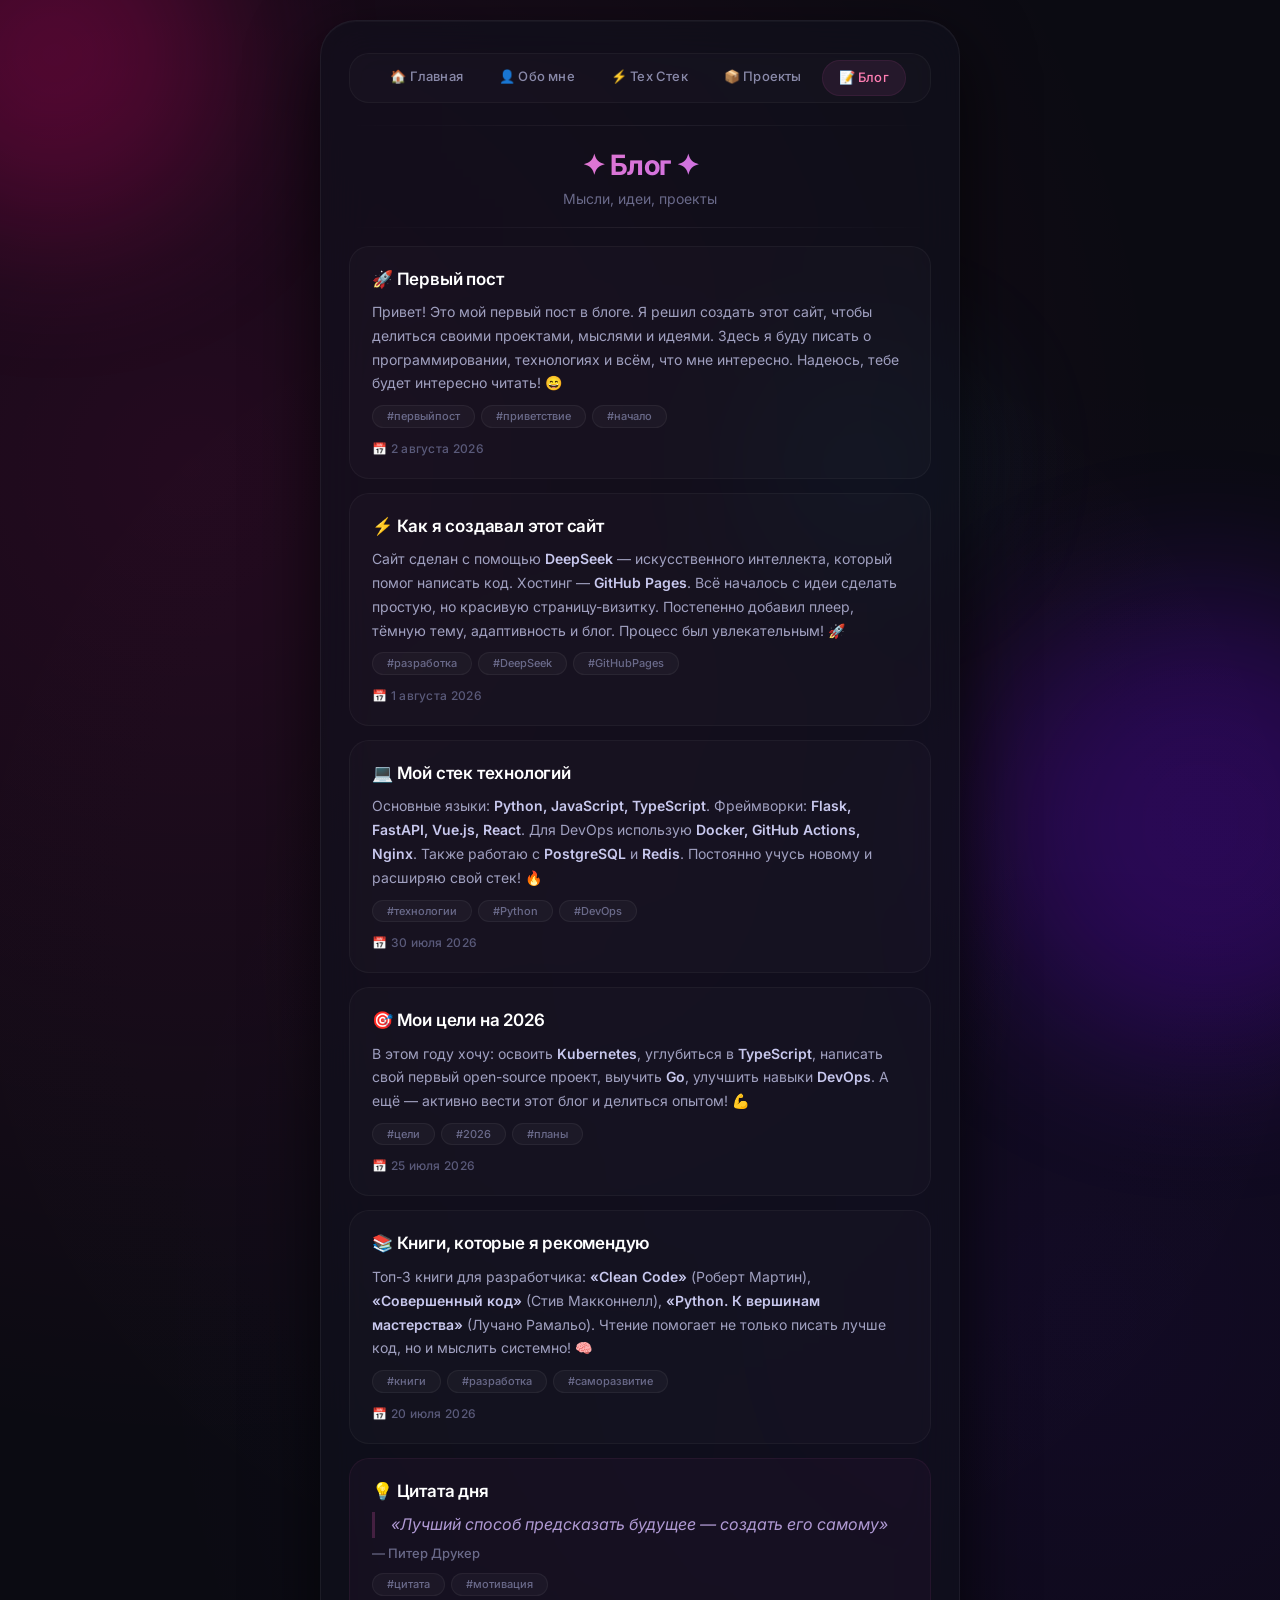
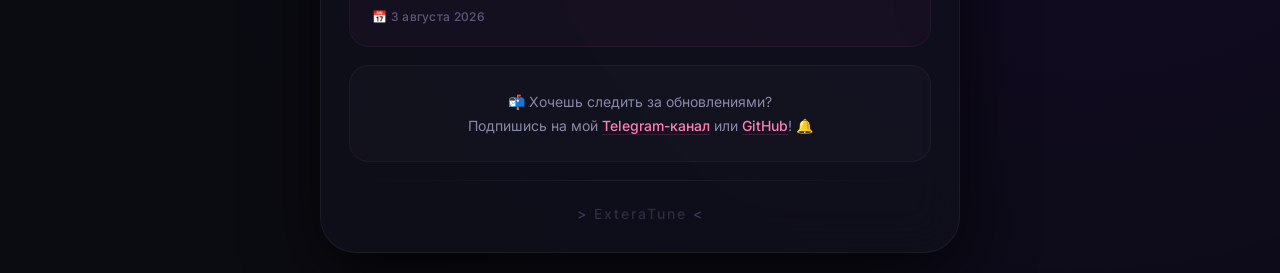
<file: blog.html>
<!DOCTYPE html>
<html lang="ru">
<head>
    <meta charset="UTF-8">
    <meta name="viewport" content="width=device-width, initial-scale=1.0, maximum-scale=1.0, user-scalable=no">
    <title>Блог | ExteraTune</title>
    <link href="https://fonts.googleapis.com/css2?family=Inter:opsz,wght@14..32,400;14..32,500;14..32,600;14..32,700&display=swap" rel="stylesheet">
    <style>
        * {
            margin: 0;
            padding: 0;
            box-sizing: border-box;
        }

        body {
            background: #0b0b12;
            color: #d0d0ee;
            font-family: 'Inter', sans-serif;
            display: flex;
            justify-content: center;
            align-items: center;
            min-height: 100vh;
            padding: 20px;
            background-image:
                radial-gradient(circle at 15% 25%, rgba(255, 0, 150, 0.10) 0%, transparent 55%),
                radial-gradient(circle at 85% 70%, rgba(100, 0, 255, 0.08) 0%, transparent 55%),
                radial-gradient(circle at 50% 50%, rgba(255, 255, 255, 0.01) 0%, transparent 70%);
            line-height: 1.5;
        }

        /* Фоновые орбы */
        .orb {
            position: fixed;
            border-radius: 50%;
            pointer-events: none;
            z-index: 0;
            filter: blur(80px);
            opacity: 0.25;
            animation: orbFloat 14s ease-in-out infinite alternate;
        }
        .orb--1 {
            width: 350px;
            height: 350px;
            background: #ff007a;
            top: -120px;
            left: -120px;
        }
        .orb--2 {
            width: 450px;
            height: 450px;
            background: #7a00ff;
            bottom: -150px;
            right: -150px;
            animation-delay: 5s;
        }
        .orb--3 {
            width: 200px;
            height: 200px;
            background: #00d4ff;
            top: 40%;
            left: 60%;
            animation-delay: 2s;
            opacity: 0.12;
        }

        @keyframes orbFloat {
            0% { transform: translate(0, 0) scale(1); opacity: 0.2; }
            50% { transform: translate(60px, -40px) scale(1.3); opacity: 0.35; }
            100% { transform: translate(-40px, 30px) scale(0.9); opacity: 0.2; }
        }

        .container {
            max-width: 640px;
            width: 100%;
            background: rgba(16, 16, 28, 0.70);
            backdrop-filter: blur(24px) saturate(1.2);
            -webkit-backdrop-filter: blur(24px) saturate(1.2);
            border: 1px solid rgba(255, 255, 255, 0.06);
            border-radius: 36px;
            padding: 32px 28px 28px;
            box-shadow:
                0 25px 70px rgba(0, 0, 0, 0.7),
                inset 0 1px 0 rgba(255, 255, 255, 0.03);
            position: relative;
            z-index: 1;
            animation: containerIn 0.8s cubic-bezier(0.16, 1, 0.3, 1);
        }

        @keyframes containerIn {
            0% { opacity: 0; transform: translateY(30px) scale(0.96); }
            100% { opacity: 1; transform: translateY(0) scale(1); }
        }

        .divider {
            height: 1px;
            background: linear-gradient(to right, transparent, rgba(255, 255, 255, 0.07), transparent);
            margin: 18px 0;
            position: relative;
            overflow: hidden;
        }
        .divider::after {
            content: '';
            position: absolute;
            top: 0;
            left: -100%;
            width: 100%;
            height: 100%;
            background: linear-gradient(to right, transparent, #ff7eb3, transparent);
            opacity: 0.25;
            animation: shimmer 4s infinite;
        }
        @keyframes shimmer {
            0% { left: -100%; }
            100% { left: 100%; }
        }

        .nav-bar {
            display: flex;
            justify-content: center;
            gap: 4px;
            flex-wrap: wrap;
            margin-bottom: 22px;
            padding: 6px;
            background: rgba(255, 255, 255, 0.02);
            border-radius: 20px;
            border: 1px solid rgba(255, 255, 255, 0.04);
        }
        .nav-bar a {
            color: #8a8aaa;
            text-decoration: none;
            font-size: 13px;
            font-weight: 500;
            padding: 7px 16px;
            border-radius: 40px;
            transition: all 0.25s ease;
            letter-spacing: 0.2px;
        }
        .nav-bar a:hover {
            color: #fff;
            background: rgba(255, 255, 255, 0.06);
            transform: translateY(-1px);
        }
        .nav-bar a.active {
            color: #ff7eb3;
            background: rgba(255, 100, 200, 0.08);
            border: 1px solid rgba(255, 100, 200, 0.12);
        }
        .nav-bar a.blog-link {
            color: #ff7eb3;
            border: 1px solid rgba(255, 100, 200, 0.08);
        }
        .nav-bar a.blog-link:hover {
            background: rgba(255, 100, 200, 0.12);
            border-color: rgba(255, 100, 200, 0.25);
        }

        .page-title {
            text-align: center;
            font-size: 28px;
            font-weight: 700;
            background: linear-gradient(135deg, #ff7eb3, #b06aff);
            -webkit-background-clip: text;
            -webkit-text-fill-color: transparent;
            background-clip: text;
            letter-spacing: -0.5px;
        }
        .page-subtitle {
            text-align: center;
            color: #6a6a8a;
            font-size: 14px;
            margin-top: 2px;
            font-weight: 400;
        }

        /* Карточки постов — улучшенные */
        .blog-post {
            background: rgba(255, 255, 255, 0.02);
            border: 1px solid rgba(255, 255, 255, 0.04);
            border-radius: 20px;
            padding: 20px 22px;
            margin: 14px 0;
            transition: all 0.4s cubic-bezier(0.16, 1, 0.3, 1);
            position: relative;
            overflow: hidden;
            cursor: default;
        }
        .blog-post::before {
            content: '';
            position: absolute;
            inset: 0;
            background: linear-gradient(135deg, rgba(255, 100, 200, 0.04), rgba(122, 0, 255, 0.04));
            opacity: 0;
            transition: opacity 0.5s ease;
        }
        .blog-post::after {
            content: '';
            position: absolute;
            top: -2px;
            left: -2px;
            right: -2px;
            bottom: -2px;
            border-radius: 22px;
            background: linear-gradient(135deg, rgba(255, 100, 200, 0.05), rgba(122, 0, 255, 0.05), rgba(255, 100, 200, 0.05));
            background-size: 300% 300%;
            z-index: -1;
            opacity: 0;
            transition: opacity 0.5s ease;
            animation: borderGlow 4s ease-in-out infinite;
        }
        @keyframes borderGlow {
            0% { background-position: 0% 50%; }
            50% { background-position: 100% 50%; }
            100% { background-position: 0% 50%; }
        }
        .blog-post:hover::before {
            opacity: 1;
        }
        .blog-post:hover::after {
            opacity: 0.6;
        }
        .blog-post:hover {
            background: rgba(255, 255, 255, 0.04);
            border-color: rgba(255, 255, 255, 0.08);
            transform: translateY(-4px) scale(1.005);
            box-shadow: 0 12px 45px rgba(0, 0, 0, 0.4), 0 0 60px rgba(255, 100, 200, 0.02);
        }
        .blog-post:active {
            transform: translateY(0) scale(0.995);
        }

        .blog-post h3 {
            color: #fff;
            font-size: 17px;
            font-weight: 600;
            margin-bottom: 8px;
            transition: color 0.3s ease;
            letter-spacing: -0.2px;
        }
        .blog-post:hover h3 {
            color: #ff7eb3;
        }

        .blog-post p {
            color: #a0a0c0;
            font-size: 14px;
            line-height: 1.7;
            font-weight: 400;
        }
        .blog-post p strong {
            color: #c8c8ee;
            font-weight: 600;
        }

        .blog-post .date {
            color: #5a5a7a;
            font-size: 12px;
            margin-top: 12px;
            display: block;
            font-weight: 500;
            letter-spacing: 0.3px;
        }

        .blog-post .tags {
            display: flex;
            flex-wrap: wrap;
            gap: 6px;
            margin-top: 10px;
        }
        .blog-post .tags span {
            background: rgba(255, 255, 255, 0.03);
            border: 1px solid rgba(255, 255, 255, 0.05);
            padding: 2px 14px;
            border-radius: 30px;
            font-size: 11px;
            font-weight: 500;
            color: #6a6a8a;
            transition: all 0.3s ease;
        }
        .blog-post:hover .tags span {
            border-color: rgba(255, 100, 200, 0.12);
            color: #9999bb;
            background: rgba(255, 255, 255, 0.05);
        }
        .blog-post .tags span:hover {
            color: #ff7eb3;
            border-color: rgba(255, 100, 200, 0.25);
            background: rgba(255, 100, 200, 0.06);
        }

        /* Специальный стиль для цитаты */
        .blog-post.quote-post {
            background: rgba(255, 100, 200, 0.03);
            border-color: rgba(255, 100, 200, 0.06);
        }
        .blog-post.quote-post:hover {
            border-color: rgba(255, 100, 200, 0.15);
            background: rgba(255, 100, 200, 0.05);
        }
        .blog-post.quote-post .quote-text {
            font-style: italic;
            color: #b09ad4;
            font-size: 16px;
            line-height: 1.6;
            padding-left: 16px;
            border-left: 3px solid rgba(255, 100, 200, 0.2);
            margin: 4px 0 6px;
        }
        .blog-post.quote-post .quote-author {
            color: #6a6a8a;
            font-size: 13px;
            font-weight: 500;
            margin-top: 4px;
        }

        /* Блок подписки */
        .subscribe {
            background: rgba(255, 255, 255, 0.02);
            border: 1px solid rgba(255, 255, 255, 0.04);
            border-radius: 20px;
            padding: 24px 20px;
            margin: 18px 0 8px;
            text-align: center;
            transition: all 0.4s cubic-bezier(0.16, 1, 0.3, 1);
            position: relative;
            overflow: hidden;
        }
        .subscribe::before {
            content: '';
            position: absolute;
            inset: 0;
            background: linear-gradient(135deg, rgba(255, 100, 200, 0.03), rgba(122, 0, 255, 0.03));
            opacity: 0;
            transition: opacity 0.5s;
        }
        .subscribe:hover {
            background: rgba(255, 255, 255, 0.04);
            border-color: rgba(255, 255, 255, 0.08);
            transform: translateY(-2px);
            box-shadow: 0 8px 35px rgba(0, 0, 0, 0.2);
        }
        .subscribe:hover::before {
            opacity: 1;
        }
        .subscribe p {
            color: #8888aa;
            font-size: 14px;
            line-height: 1.7;
            position: relative;
            z-index: 1;
        }
        .subscribe a {
            color: #ff7eb3;
            text-decoration: none;
            font-weight: 500;
            transition: all 0.3s;
            border-bottom: 1px solid rgba(255, 100, 200, 0.15);
        }
        .subscribe a:hover {
            color: #ff4d7a;
            border-bottom-color: rgba(255, 100, 200, 0.4);
        }

        .footer-tag {
            text-align: center;
            color: #3a3a5a;
            font-size: 14px;
            font-weight: 500;
            margin-top: 22px;
            letter-spacing: 2px;
            transition: all 0.4s;
        }
        .footer-tag:hover {
            color: #8888aa;
        }
        .footer-tag span {
            color: #4a4a6a;
            opacity: 0.5;
            transition: all 0.4s;
        }
        .footer-tag:hover span {
            opacity: 1;
            text-shadow: 0 0 40px rgba(255, 0, 150, 0.08);
        }

        /* Адаптивность */
        @media (max-width: 540px) {
            .container { padding: 24px 16px; }
            .nav-bar a { font-size: 12px; padding: 5px 12px; }
            .page-title { font-size: 24px; }
            .blog-post { padding: 16px 16px; }
            .blog-post h3 { font-size: 15px; }
            .blog-post p { font-size: 13px; }
            .blog-post.quote-post .quote-text { font-size: 14px; }
        }

        @media (max-width: 400px) {
            .container { padding: 18px 12px; }
            .page-title { font-size: 20px; }
            .blog-post { padding: 14px 14px; }
            .blog-post h3 { font-size: 14px; }
            .blog-post p { font-size: 12px; }
            .nav-bar a { font-size: 11px; padding: 4px 10px; }
            .subscribe { padding: 16px 14px; }
            .subscribe p { font-size: 13px; }
        }
    </style>
</head>
<body>

    <!-- Декоративные орбы -->
    <div class="orb orb--1"></div>
    <div class="orb orb--2"></div>
    <div class="orb orb--3"></div>

    <div class="container">

        <!-- Навигация -->
        <div class="nav-bar">
            <a href="index.html">🏠 Главная</a>
            <a href="about.html">👤 Обо мне</a>
            <a href="tech.html">⚡ Тех Стек</a>
            <a href="projects.html">📦 Проекты</a>
            <a href="blog.html" class="active blog-link">📝 Блог</a>
        </div>

        <div class="divider"></div>

        <div class="page-title">✦ Блог ✦</div>
        <div class="page-subtitle">Мысли, идеи, проекты</div>

        <div class="divider"></div>

        <!-- Запись 1 -->
        <div class="blog-post">
            <h3>🚀 Первый пост</h3>
            <p>Привет! Это мой первый пост в блоге. Я решил создать этот сайт, чтобы делиться своими проектами, мыслями и идеями. Здесь я буду писать о программировании, технологиях и всём, что мне интересно. Надеюсь, тебе будет интересно читать! 😄</p>
            <div class="tags">
                <span>#первыйпост</span>
                <span>#приветствие</span>
                <span>#начало</span>
            </div>
            <span class="date">📅 2 августа 2026</span>
        </div>

        <!-- Запись 2 -->
        <div class="blog-post">
            <h3>⚡ Как я создавал этот сайт</h3>
            <p>Сайт сделан с помощью <strong>DeepSeek</strong> — искусственного интеллекта, который помог написать код. Хостинг — <strong>GitHub Pages</strong>. Всё началось с идеи сделать простую, но красивую страницу-визитку. Постепенно добавил плеер, тёмную тему, адаптивность и блог. Процесс был увлекательным! 🚀</p>
            <div class="tags">
                <span>#разработка</span>
                <span>#DeepSeek</span>
                <span>#GitHubPages</span>
            </div>
            <span class="date">📅 1 августа 2026</span>
        </div>

        <!-- Запись 3 -->
        <div class="blog-post">
            <h3>💻 Мой стек технологий</h3>
            <p>Основные языки: <strong>Python, JavaScript, TypeScript</strong>. Фреймворки: <strong>Flask, FastAPI, Vue.js, React</strong>. Для DevOps использую <strong>Docker, GitHub Actions, Nginx</strong>. Также работаю с <strong>PostgreSQL</strong> и <strong>Redis</strong>. Постоянно учусь новому и расширяю свой стек! 🔥</p>
            <div class="tags">
                <span>#технологии</span>
                <span>#Python</span>
                <span>#DevOps</span>
            </div>
            <span class="date">📅 30 июля 2026</span>
        </div>

        <!-- Запись 4 -->
        <div class="blog-post">
            <h3>🎯 Мои цели на 2026</h3>
            <p>В этом году хочу: освоить <strong>Kubernetes</strong>, углубиться в <strong>TypeScript</strong>, написать свой первый open-source проект, выучить <strong>Go</strong>, улучшить навыки <strong>DevOps</strong>. А ещё — активно вести этот блог и делиться опытом! 💪</p>
            <div class="tags">
                <span>#цели</span>
                <span>#2026</span>
                <span>#планы</span>
            </div>
            <span class="date">📅 25 июля 2026</span>
        </div>

        <!-- Запись 5 -->
        <div class="blog-post">
            <h3>📚 Книги, которые я рекомендую</h3>
            <p>Топ-3 книги для разработчика: <strong>«Clean Code»</strong> (Роберт Мартин), <strong>«Совершенный код»</strong> (Стив Макконнелл), <strong>«Python. К вершинам мастерства»</strong> (Лучано Рамальо). Чтение помогает не только писать лучше код, но и мыслить системно! 🧠</p>
            <div class="tags">
                <span>#книги</span>
                <span>#разработка</span>
                <span>#саморазвитие</span>
            </div>
            <span class="date">📅 20 июля 2026</span>
        </div>

        <!-- Запись 6 — Цитата (специальный стиль) -->
        <div class="blog-post quote-post">
            <h3>💡 Цитата дня</h3>
            <div class="quote-text">«Лучший способ предсказать будущее — создать его самому»</div>
            <div class="quote-author">— Питер Друкер</div>
            <div class="tags">
                <span>#цитата</span>
                <span>#мотивация</span>
            </div>
            <span class="date">📅 3 августа 2026</span>
        </div>

        <!-- Блок подписки -->
        <div class="subscribe">
            <p>📬 Хочешь следить за обновлениями?<br>
            Подпишись на мой <a href="https://t.me/ExteraTune" target="_blank">Telegram-канал</a> или <a href="https://github.com/GiantCraft18" target="_blank">GitHub</a>! 🔔</p>
        </div>

        <div class="divider"></div>

        <div class="footer-tag">&gt; <span>ExteraTune</span> &lt;</div>

    </div>
</body>
</html>
</file>
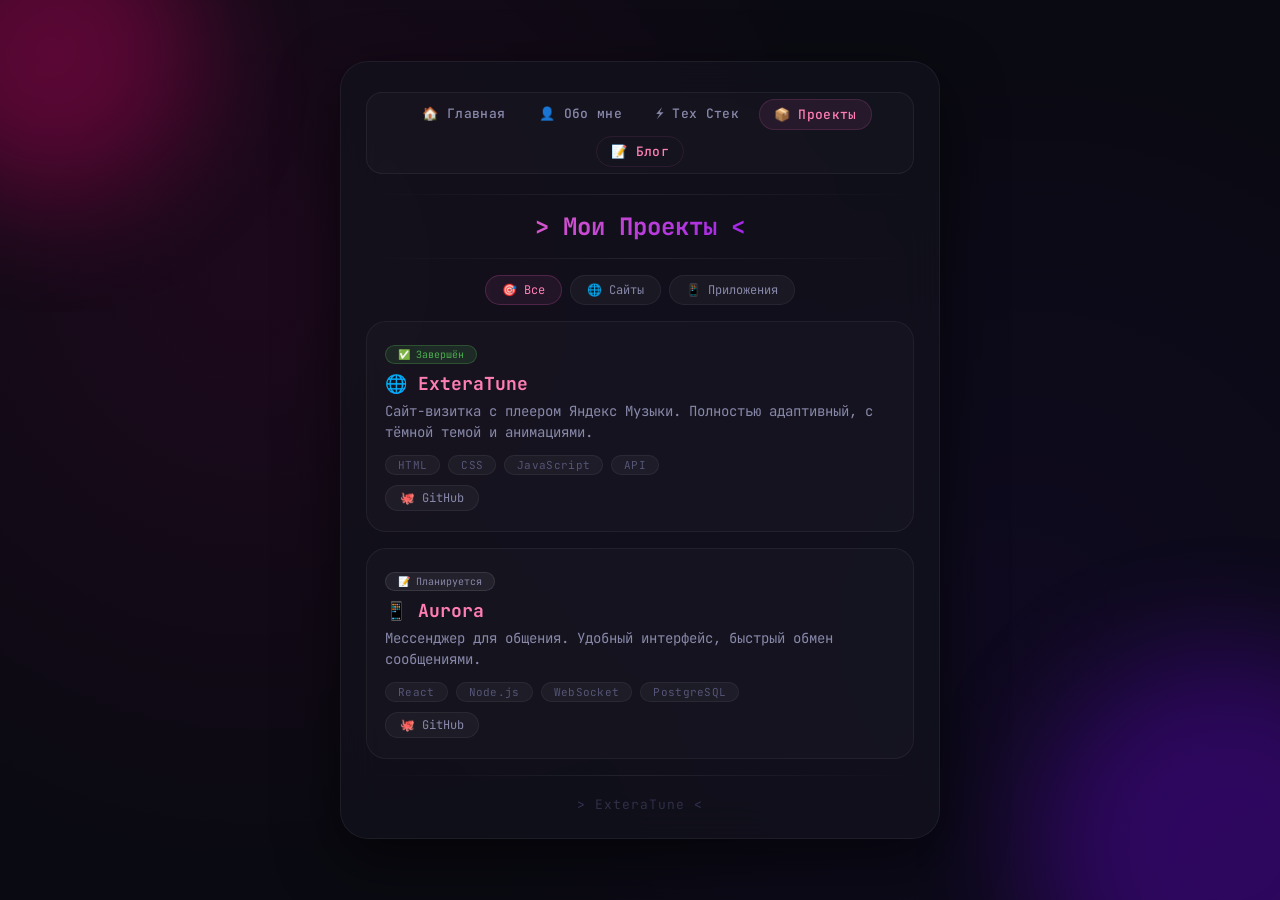
<file: projects.html>
<!DOCTYPE html>
<html lang="ru">
<head>
    <meta charset="UTF-8">
    <meta name="viewport" content="width=device-width, initial-scale=1.0, maximum-scale=1.0, user-scalable=no">
    <title>Проекты | ExteraTune</title>
    <link href="https://fonts.googleapis.com/css2?family=JetBrains+Mono:wght@400;700&display=swap" rel="stylesheet">
    <style>
        *{margin:0;padding:0;box-sizing:border-box}
        body{background:#0a0a12;color:#c8c8e8;font-family:'JetBrains Mono',monospace;display:flex;justify-content:center;align-items:center;min-height:100vh;padding:20px;background-image:radial-gradient(circle at 20% 30%,rgba(255,0,150,.08)0%,transparent 50%),radial-gradient(circle at 80% 70%,rgba(100,0,255,.06)0%,transparent 50%)}
        body::before,body::after{content:'';position:fixed;border-radius:50%;pointer-events:none;z-index:0;filter:blur(60px);opacity:.3;animation:float 12s ease-in-out infinite alternate}
        body::before{width:300px;height:300px;background:#ff007a;top:-100px;left:-100px}
        body::after{width:400px;height:400px;background:#7a00ff;bottom:-150px;right:-150px;animation-delay:4s}
        @keyframes float{0%{transform:translate(0,0)scale(1);opacity:.2}50%{transform:translate(50px,30px)scale(1.2);opacity:.4}100%{transform:translate(-30px,-20px)scale(.8);opacity:.2}}
        .container{max-width:600px;width:100%;background:rgba(18,18,28,.75);backdrop-filter:blur(20px);-webkit-backdrop-filter:blur(20px);border:1px solid rgba(255,255,255,.06);border-radius:28px;padding:30px 25px 25px;box-shadow:0 20px 60px rgba(0,0,0,.6);position:relative;z-index:1;animation:in .8s cubic-bezier(.16,1,.3,1)}
        @keyframes in{0%{opacity:0;transform:translateY(30px)scale(.96)}100%{opacity:1;transform:translateY(0)scale(1)}}
        .divider{height:1px;background:linear-gradient(to right,transparent,rgba(255,255,255,.08),transparent);margin:16px 0;position:relative;overflow:hidden}
        .divider::after{content:'';position:absolute;top:0;left:-100%;width:100%;height:100%;background:linear-gradient(to right,transparent,#ff7eb3,transparent);opacity:.3;animation:shimmer 3s infinite}
        @keyframes shimmer{0%{left:-100%}100%{left:100%}}
        .nav-bar{display:flex;justify-content:center;gap:6px;flex-wrap:wrap;margin-bottom:20px;padding:6px;background:rgba(255,255,255,.02);border-radius:16px;border:1px solid rgba(255,255,255,.06)}
        .nav-bar a{color:#8888aa;text-decoration:none;font-size:13px;padding:6px 14px;border-radius:30px;transition:.2s;font-weight:500;letter-spacing:.3px}
        .nav-bar a:hover{color:#fff;background:rgba(255,255,255,.06)}
        .nav-bar a.active{color:#ff7eb3;background:rgba(255,100,200,.08);border:1px solid rgba(255,100,200,.15)}
        .nav-bar a.blog-link{color:#ff7eb3;border:1px solid rgba(255,100,200,.1)}
        .nav-bar a.blog-link:hover{background:rgba(255,100,200,.12);border-color:rgba(255,100,200,.3)}
        .username{text-align:center;font-size:24px;font-weight:700;background:linear-gradient(135deg,#ff7eb3,#7a00ff);-webkit-background-clip:text;-webkit-text-fill-color:transparent;background-clip:text;display:inline-block;width:100%}
        .filter-bar{display:flex;gap:8px;flex-wrap:wrap;justify-content:center;margin:12px 0 16px}
        .filter-btn{background:rgba(255,255,255,.04);border:1px solid rgba(255,255,255,.06);padding:6px 16px;border-radius:30px;color:#8888aa;font-family:inherit;font-size:12px;cursor:pointer;transition:.3s}
        .filter-btn:hover{background:rgba(255,255,255,.08);color:#fff}
        .filter-btn.active{background:rgba(255,100,200,.08);border-color:rgba(255,100,200,.2);color:#ff7eb3}
        .project-card{background:rgba(255,255,255,.02);border:1px solid rgba(255,255,255,.05);border-radius:20px;padding:20px 18px;margin-bottom:16px;text-align:left;transition:.4s;position:relative;overflow:hidden}
        .project-card::before{content:'';position:absolute;top:0;left:0;right:0;bottom:0;background:linear-gradient(135deg,#ff7eb3,#7a00ff);opacity:0;transition:opacity .4s}
        .project-card:hover::before{opacity:.03}
        .project-card:hover{background:rgba(255,255,255,.04);border-color:rgba(255,255,255,.08);transform:translateY(-3px);box-shadow:0 12px 40px rgba(0,0,0,.3)}
        .project-card.hidden{display:none}
        .project-title{font-size:18px;font-weight:700;color:#ff7eb3;margin-bottom:6px;transition:.3s}
        .project-card:hover .project-title{background:linear-gradient(135deg,#ff7eb3,#7a00ff);-webkit-background-clip:text;-webkit-text-fill-color:transparent;background-clip:text}
        .project-desc{font-size:14px;color:#8888aa;margin-bottom:12px;line-height:1.5}
        .project-tags{display:flex;flex-wrap:wrap;gap:8px}
        .project-tags span{background:rgba(255,255,255,.04);border:1px solid rgba(255,255,255,.06);padding:2px 12px;border-radius:20px;font-size:11px;color:#555577;letter-spacing:.3px;transition:.3s}
        .project-card:hover .project-tags span{border-color:rgba(255,100,200,.1);color:#8888aa}
        .project-status{display:inline-block;padding:2px 12px;border-radius:20px;font-size:10px;margin-bottom:8px}
        .project-status.done{background:rgba(76,175,80,.15);border:1px solid rgba(76,175,80,.3);color:#4caf50}
        .project-status.wip{background:rgba(255,193,7,.15);border:1px solid rgba(255,193,7,.3);color:#ffc107}
        .project-status.plan{background:rgba(255,255,255,.06);border:1px solid rgba(255,255,255,.1);color:#8888aa}
        .project-links{display:flex;gap:12px;flex-wrap:wrap;margin-top:10px}
        .project-links a{background:rgba(255,255,255,.04);padding:4px 14px;border-radius:30px;border:1px solid rgba(255,255,255,.06);color:#8888aa;text-decoration:none;font-size:12px;transition:.3s}
        .project-links a:hover{background:rgba(255,255,255,.08);color:#fff;border-color:rgba(255,100,200,.2)}
        .footer-tag{text-align:center;color:#333355;font-size:13px;margin-top:20px;letter-spacing:1px;transition:.3s}
        .footer-tag:hover{color:#8888aa}
        .footer-tag span{color:#444466;opacity:.6;transition:.3s}
        .footer-tag:hover span{opacity:1;text-shadow:0 0 30px rgba(255,0,150,.1)}
        @media(max-width:500px){.container{padding:20px 15px}.nav-bar a{font-size:11px;padding:4px 10px}.username{font-size:20px}.project-card{padding:16px 14px}.project-title{font-size:16px}.project-desc{font-size:13px}.filter-btn{font-size:10px;padding:4px 12px}}
        @media(max-width:380px){.container{padding:15px 10px}.username{font-size:17px}}
    </style>
</head>
<body>
<div class="container">

    <!-- ===== НАВИГАЦИЯ ===== -->
    <div class="nav-bar">
        <a href="index.html">🏠 Главная</a>
        <a href="about.html">👤 Обо мне</a>
        <a href="tech.html">⚡ Тех Стек</a>
        <a href="projects.html" class="active">📦 Проекты</a>
        <a href="blog.html" class="blog-link">📝 Блог</a>
    </div>

    <div class="divider"></div>

    <div class="username">&gt; Мои Проекты &lt;</div>

    <div class="divider"></div>

    <!-- ===== ФИЛЬТР ===== -->
    <div class="filter-bar">
        <button class="filter-btn active" data-filter="all">🎯 Все</button>
        <button class="filter-btn" data-filter="web">🌐 Сайты</button>
        <button class="filter-btn" data-filter="app">📱 Приложения</button>
    </div>

    <!-- ===== ПРОЕКТ 1 (Сайт) ===== -->
    <div class="project-card" data-category="web">
        <span class="project-status done">✅ Завершён</span>
        <div class="project-title">🌐 ExteraTune</div>
        <div class="project-desc">Сайт-визитка с плеером Яндекс Музыки. Полностью адаптивный, с тёмной темой и анимациями.</div>
        <div class="project-tags">
            <span>HTML</span><span>CSS</span><span>JavaScript</span><span>API</span>
        </div>
        <div class="project-links">
            <a href="https://github.com/giantcraft18" target="_blank">🐙 GitHub</a>
        </div>
    </div>

    <!-- ===== ПРОЕКТ 2 (Приложение) ===== -->
    <div class="project-card" data-category="app">
        <span class="project-status plan">📝 Планируется</span>
        <div class="project-title">📱 Aurora</div>
        <div class="project-desc">Мессенджер для общения. Удобный интерфейс, быстрый обмен сообщениями.</div>
        <div class="project-tags">
            <span>React</span><span>Node.js</span><span>WebSocket</span><span>PostgreSQL</span>
        </div>
        <div class="project-links">
            <a href="https://github.com/giantcraft18" target="_blank">🐙 GitHub</a>
        </div>
    </div>

    <div class="divider"></div>

    <div class="footer-tag">&gt; <span>ExteraTune</span> &lt;</div>

</div>

<script>
    // ===== СОРТИРОВКА ПО КАТЕГОРИЯМ =====
    document.addEventListener('DOMContentLoaded', function() {
        const filterButtons = document.querySelectorAll('.filter-btn');
        const projectCards = document.querySelectorAll('.project-card');

        filterButtons.forEach(button => {
            button.addEventListener('click', function() {
                filterButtons.forEach(btn => btn.classList.remove('active'));
                this.classList.add('active');

                const filter = this.dataset.filter;

                projectCards.forEach(card => {
                    if (filter === 'all' || card.dataset.category === filter) {
                        card.classList.remove('hidden');
                    } else {
                        card.classList.add('hidden');
                    }
                });
            });
        });
    });
</script>

</body>
</html>
</file>
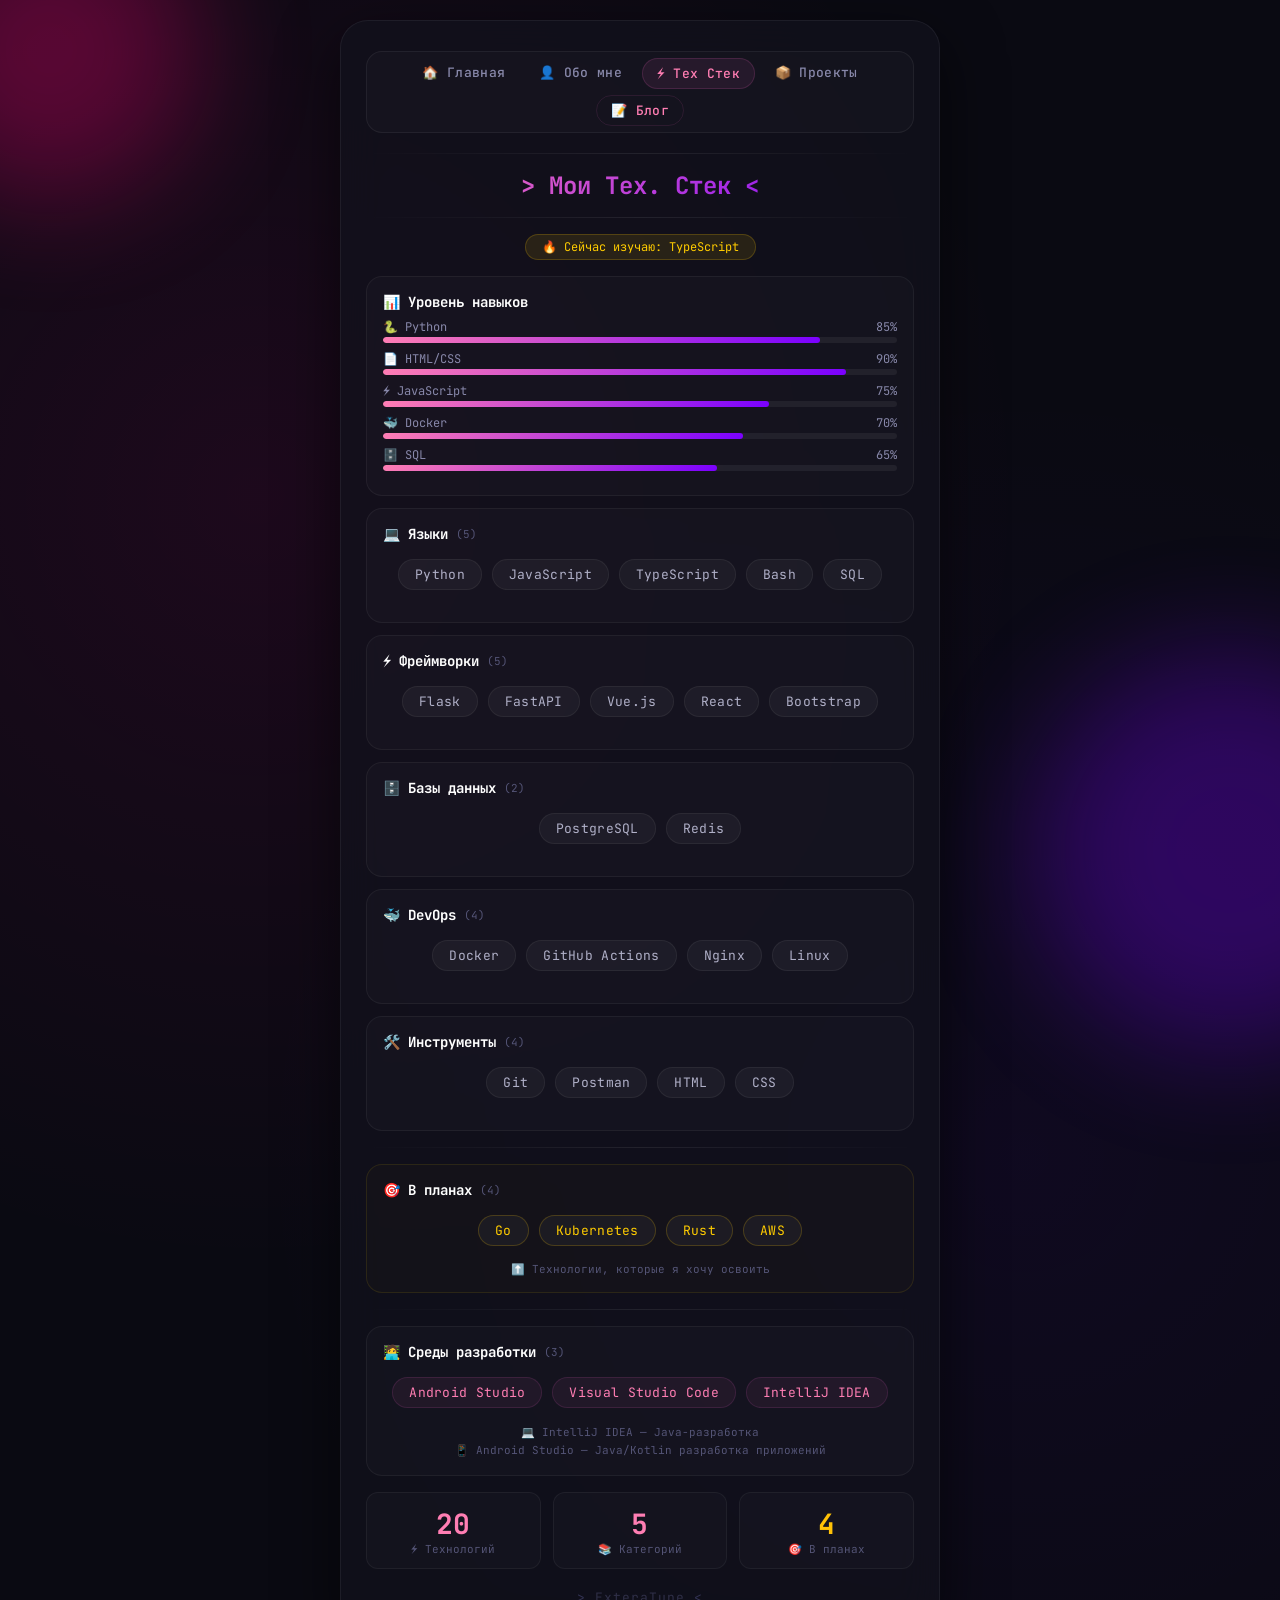
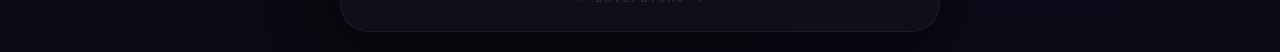
<file: tech.html>
<!DOCTYPE html>
<html lang="ru">
<head>
    <meta charset="UTF-8">
    <meta name="viewport" content="width=device-width, initial-scale=1.0, maximum-scale=1.0, user-scalable=no">
    <title>Тех Стек | ExteraTune</title>
    <link href="https://fonts.googleapis.com/css2?family=JetBrains+Mono:wght@400;700&display=swap" rel="stylesheet">
    <style>
        *{margin:0;padding:0;box-sizing:border-box}
        body{background:#0a0a12;color:#c8c8e8;font-family:'JetBrains Mono',monospace;display:flex;justify-content:center;align-items:center;min-height:100vh;padding:20px;background-image:radial-gradient(circle at 20% 30%,rgba(255,0,150,.08)0%,transparent 50%),radial-gradient(circle at 80% 70%,rgba(100,0,255,.06)0%,transparent 50%)}
        body::before,body::after{content:'';position:fixed;border-radius:50%;pointer-events:none;z-index:0;filter:blur(60px);opacity:.3;animation:float 12s ease-in-out infinite alternate}
        body::before{width:300px;height:300px;background:#ff007a;top:-100px;left:-100px}
        body::after{width:400px;height:400px;background:#7a00ff;bottom:-150px;right:-150px;animation-delay:4s}
        @keyframes float{0%{transform:translate(0,0)scale(1);opacity:.2}50%{transform:translate(50px,30px)scale(1.2);opacity:.4}100%{transform:translate(-30px,-20px)scale(.8);opacity:.2}}
        .container{max-width:600px;width:100%;background:rgba(18,18,28,.75);backdrop-filter:blur(20px);-webkit-backdrop-filter:blur(20px);border:1px solid rgba(255,255,255,.06);border-radius:28px;padding:30px 25px 25px;box-shadow:0 20px 60px rgba(0,0,0,.6);position:relative;z-index:1;animation:in .8s cubic-bezier(.16,1,.3,1)}
        @keyframes in{0%{opacity:0;transform:translateY(30px)scale(.96)}100%{opacity:1;transform:translateY(0)scale(1)}}
        .divider{height:1px;background:linear-gradient(to right,transparent,rgba(255,255,255,.08),transparent);margin:16px 0;position:relative;overflow:hidden}
        .divider::after{content:'';position:absolute;top:0;left:-100%;width:100%;height:100%;background:linear-gradient(to right,transparent,#ff7eb3,transparent);opacity:.3;animation:shimmer 3s infinite}
        @keyframes shimmer{0%{left:-100%}100%{left:100%}}
        .nav-bar{display:flex;justify-content:center;gap:6px;flex-wrap:wrap;margin-bottom:20px;padding:6px;background:rgba(255,255,255,.02);border-radius:16px;border:1px solid rgba(255,255,255,.06)}
        .nav-bar a{color:#8888aa;text-decoration:none;font-size:13px;padding:6px 14px;border-radius:30px;transition:.2s;font-weight:500;letter-spacing:.3px}
        .nav-bar a:hover{color:#fff;background:rgba(255,255,255,.06)}
        .nav-bar a.active{color:#ff7eb3;background:rgba(255,100,200,.08);border:1px solid rgba(255,100,200,.15)}
        .nav-bar a.blog-link{color:#ff7eb3;border:1px solid rgba(255,100,200,.1)}
        .nav-bar a.blog-link:hover{background:rgba(255,100,200,.12);border-color:rgba(255,100,200,.3)}
        .username{text-align:center;font-size:24px;font-weight:700;background:linear-gradient(135deg,#ff7eb3,#7a00ff);-webkit-background-clip:text;-webkit-text-fill-color:transparent;background-clip:text;display:inline-block;width:100%}
        
        /* ===== УЛУЧШЕННЫЙ ТЕХ-ГРИД ===== */
        .tech-grid{display:flex;flex-wrap:wrap;justify-content:center;gap:10px;margin:16px 0}
        .tech-tag{background:rgba(255,255,255,.04);border:1px solid rgba(255,255,255,.06);padding:6px 16px;border-radius:30px;font-size:13px;color:#b0b0c8;transition:.3s;letter-spacing:.3px;cursor:default;position:relative;overflow:hidden}
        .tech-tag::before{content:'';position:absolute;top:0;left:0;right:0;bottom:0;background:linear-gradient(135deg,#ff7eb3,#7a00ff);opacity:0;transition:opacity .3s}
        .tech-tag:hover::before{opacity:.06}
        .tech-tag:hover{background:rgba(255,100,200,.08);border-color:#ff7eb3;color:#fff;transform:translateY(-2px)scale(1.02);box-shadow:0 4px 20px rgba(255,0,150,.05)}
        .tech-tag.ide{background:rgba(255,100,200,.06);border-color:rgba(255,100,200,.12);color:#ff7eb3}
        .tech-tag.ide:hover{background:rgba(255,100,200,.12);border-color:rgba(255,100,200,.25)}
        
        /* ===== НОВЫЕ СТИЛИ ДЛЯ ТЕХНОЛОГИЙ ===== */
        .tech-section{background:rgba(255,255,255,.02);border-radius:16px;padding:16px;border:1px solid rgba(255,255,255,.05);margin:12px 0;transition:.3s}
        .tech-section:hover{background:rgba(255,255,255,.04);border-color:rgba(255,255,255,.08)}
        .tech-section .label{color:#fff;font-size:14px;font-weight:700;margin-bottom:8px;display:flex;align-items:center;gap:8px}
        .tech-section .label .count{font-size:11px;color:#555577;font-weight:400}
        .section-label{font-weight:700;color:#c0c0d0;margin:6px 0 4px;font-size:13px;text-align:center;letter-spacing:.5px;width:100%}
        .ide-desc{font-size:11px;color:#555577;text-align:center;margin-top:4px;width:100%;line-height:1.6}
        
        /* ===== ПРОГРЕСС-БАРЫ ===== */
        .skill-bar{margin:8px 0}
        .skill-bar .info{display:flex;justify-content:space-between;font-size:12px;color:#8888aa;margin-bottom:2px}
        .skill-bar .bar{background:rgba(255,255,255,.06);border-radius:10px;height:6px;overflow:hidden}
        .skill-bar .bar .fill{height:6px;border-radius:10px;background:linear-gradient(135deg,#ff7eb3,#7a00ff);transition:width 1.5s ease}
        
        /* ===== БЕЙДЖ "СЕЙЧАС ИЗУЧАЮ" ===== */
        .studying-badge{display:inline-block;background:rgba(255,200,0,.1);border:1px solid rgba(255,200,0,.2);padding:4px 16px;border-radius:30px;font-size:12px;color:#ffcc00;animation:pulse 2s ease-in-out infinite}
        @keyframes pulse{0%,100%{opacity:0.6}50%{opacity:1}}
        
        .footer-tag{text-align:center;color:#333355;font-size:13px;margin-top:20px;letter-spacing:1px;transition:.3s}
        .footer-tag:hover{color:#8888aa}
        .footer-tag span{color:#444466;opacity:.6;transition:.3s}
        .footer-tag:hover span{opacity:1;text-shadow:0 0 30px rgba(255,0,150,.1)}
        
        @media(max-width:500px){.container{padding:20px 15px}.nav-bar a{font-size:11px;padding:4px 10px}.username{font-size:20px}.tech-tag{font-size:11px;padding:4px 10px}.tech-section{padding:12px}}
        @media(max-width:380px){.container{padding:15px 10px}.username{font-size:17px}.tech-tag{font-size:10px;padding:3px 8px}}
    </style>
</head>
<body>
<div class="container">

    <!-- ===== НАВИГАЦИЯ (БЛОГ ПОСЛЕ ПРОЕКТОВ) ===== -->
    <div class="nav-bar">
        <a href="index.html">🏠 Главная</a>
        <a href="about.html">👤 Обо мне</a>
        <a href="tech.html" class="active">⚡ Тех Стек</a>
        <a href="projects.html">📦 Проекты</a>
        <a href="blog.html" class="blog-link">📝 Блог</a>
    </div>

    <div class="divider"></div>

    <div class="username">&gt; Мои Тех. Стек &lt;</div>

    <div class="divider"></div>

    <!-- ===== БЕЙДЖ "СЕЙЧАС ИЗУЧАЮ" ===== -->
    <div style="text-align:center;margin:8px 0 16px;">
        <span class="studying-badge">🔥 Сейчас изучаю: TypeScript</span>
    </div>

    <!-- ===== ПРОГРЕСС-БАРЫ НАВЫКОВ ===== -->
    <div class="tech-section">
        <div class="label">📊 Уровень навыков</div>
        <div class="skill-bar">
            <div class="info"><span>🐍 Python</span><span>85%</span></div>
            <div class="bar"><div class="fill" style="width:85%;"></div></div>
        </div>
        <div class="skill-bar">
            <div class="info"><span>📄 HTML/CSS</span><span>90%</span></div>
            <div class="bar"><div class="fill" style="width:90%;"></div></div>
        </div>
        <div class="skill-bar">
            <div class="info"><span>⚡ JavaScript</span><span>75%</span></div>
            <div class="bar"><div class="fill" style="width:75%;"></div></div>
        </div>
        <div class="skill-bar">
            <div class="info"><span>🐳 Docker</span><span>70%</span></div>
            <div class="bar"><div class="fill" style="width:70%;"></div></div>
        </div>
        <div class="skill-bar">
            <div class="info"><span>🗄️ SQL</span><span>65%</span></div>
            <div class="bar"><div class="fill" style="width:65%;"></div></div>
        </div>
    </div>

    <!-- ===== ЯЗЫКИ ===== -->
    <div class="tech-section">
        <div class="label">💻 Языки <span class="count">(5)</span></div>
        <div class="tech-grid">
            <span class="tech-tag">Python</span>
            <span class="tech-tag">JavaScript</span>
            <span class="tech-tag">TypeScript</span>
            <span class="tech-tag">Bash</span>
            <span class="tech-tag">SQL</span>
        </div>
    </div>

    <!-- ===== ФРЕЙМВОРКИ ===== -->
    <div class="tech-section">
        <div class="label">⚡ Фреймворки <span class="count">(5)</span></div>
        <div class="tech-grid">
            <span class="tech-tag">Flask</span>
            <span class="tech-tag">FastAPI</span>
            <span class="tech-tag">Vue.js</span>
            <span class="tech-tag">React</span>
            <span class="tech-tag">Bootstrap</span>
        </div>
    </div>

    <!-- ===== БАЗЫ ДАННЫХ ===== -->
    <div class="tech-section">
        <div class="label">🗄️ Базы данных <span class="count">(2)</span></div>
        <div class="tech-grid">
            <span class="tech-tag">PostgreSQL</span>
            <span class="tech-tag">Redis</span>
        </div>
    </div>

    <!-- ===== DEVOPS ===== -->
    <div class="tech-section">
        <div class="label">🐳 DevOps <span class="count">(4)</span></div>
        <div class="tech-grid">
            <span class="tech-tag">Docker</span>
            <span class="tech-tag">GitHub Actions</span>
            <span class="tech-tag">Nginx</span>
            <span class="tech-tag">Linux</span>
        </div>
    </div>

    <!-- ===== ИНСТРУМЕНТЫ ===== -->
    <div class="tech-section">
        <div class="label">🛠️ Инструменты <span class="count">(4)</span></div>
        <div class="tech-grid">
            <span class="tech-tag">Git</span>
            <span class="tech-tag">Postman</span>
            <span class="tech-tag">HTML</span>
            <span class="tech-tag">CSS</span>
        </div>
    </div>

    <div class="divider"></div>

    <!-- ===== В ПЛАНАХ ===== -->
    <div class="tech-section" style="border-color:rgba(255,200,0,.1);background:rgba(255,200,0,.02);">
        <div class="label">🎯 В планах <span class="count">(4)</span></div>
        <div class="tech-grid">
            <span class="tech-tag" style="border-color:rgba(255,200,0,.2);color:#ffcc00;">Go</span>
            <span class="tech-tag" style="border-color:rgba(255,200,0,.2);color:#ffcc00;">Kubernetes</span>
            <span class="tech-tag" style="border-color:rgba(255,200,0,.2);color:#ffcc00;">Rust</span>
            <span class="tech-tag" style="border-color:rgba(255,200,0,.2);color:#ffcc00;">AWS</span>
        </div>
        <div style="text-align:center;font-size:11px;color:#555577;margin-top:6px;">⬆️ Технологии, которые я хочу освоить</div>
    </div>

    <div class="divider"></div>

    <!-- ===== СРЕДЫ РАЗРАБОТКИ ===== -->
    <div class="tech-section">
        <div class="label">🧑‍💻 Среды разработки <span class="count">(3)</span></div>
        <div class="tech-grid">
            <span class="tech-tag ide">Android Studio</span>
            <span class="tech-tag ide">Visual Studio Code</span>
            <span class="tech-tag ide">IntelliJ IDEA</span>
        </div>
        <div class="ide-desc">
            💻 IntelliJ IDEA — Java-разработка<br>
            📱 Android Studio — Java/Kotlin разработка приложений
        </div>
    </div>

    <!-- ===== СЧЁТЧИК ТЕХНОЛОГИЙ ===== -->
    <div style="display:grid;grid-template-columns:repeat(3,1fr);gap:12px;margin:16px 0;">
        <div style="background:rgba(255,255,255,.02);border-radius:12px;padding:12px;text-align:center;border:1px solid rgba(255,255,255,.05);">
            <div style="font-size:28px;font-weight:700;color:#ff7eb3;">20</div>
            <div style="font-size:11px;color:#555577;">⚡ Технологий</div>
        </div>
        <div style="background:rgba(255,255,255,.02);border-radius:12px;padding:12px;text-align:center;border:1px solid rgba(255,255,255,.05);">
            <div style="font-size:28px;font-weight:700;color:#ff7eb3;">5</div>
            <div style="font-size:11px;color:#555577;">📚 Категорий</div>
        </div>
        <div style="background:rgba(255,255,255,.02);border-radius:12px;padding:12px;text-align:center;border:1px solid rgba(255,255,255,.05);">
            <div style="font-size:28px;font-weight:700;color:#ffc107;">4</div>
            <div style="font-size:11px;color:#555577;">🎯 В планах</div>
        </div>
    </div>

    <div class="footer-tag">&gt; <span>ExteraTune</span> &lt;</div>

</div>
</body>
</html>
</file>
